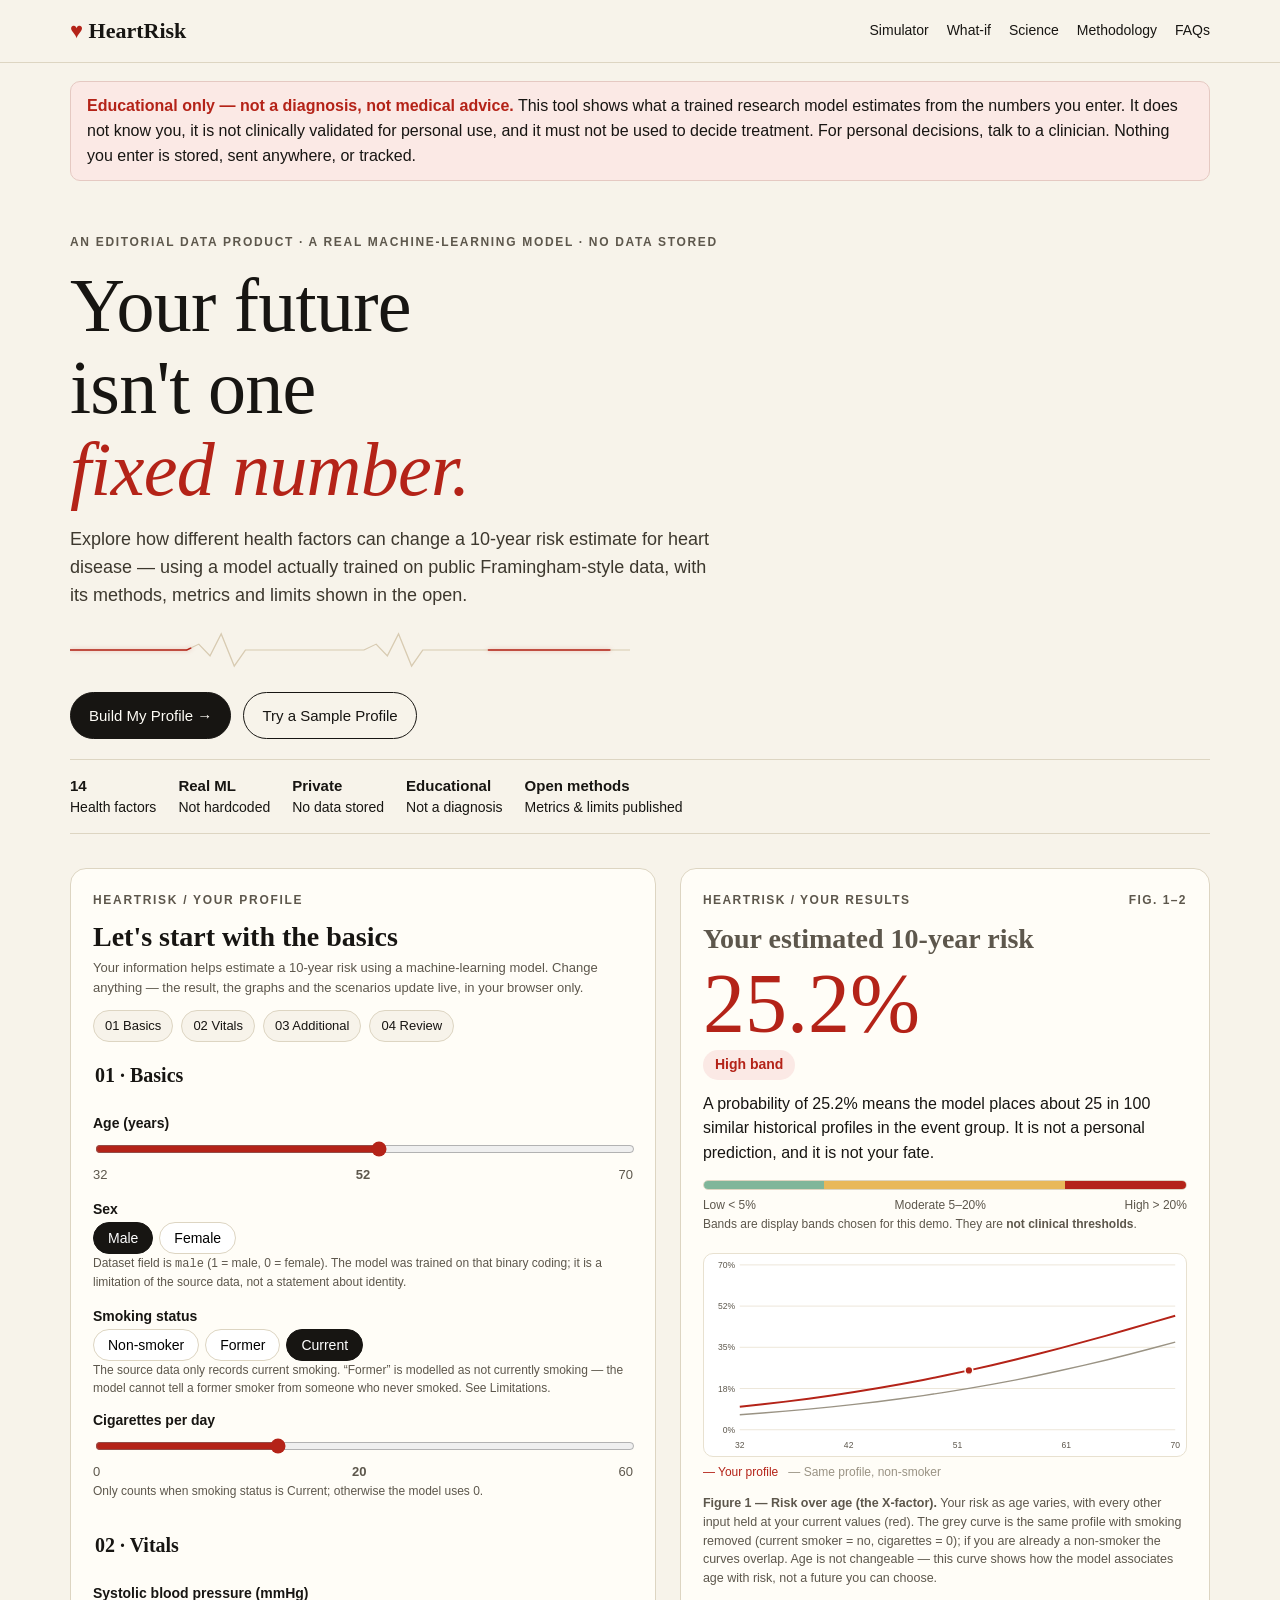
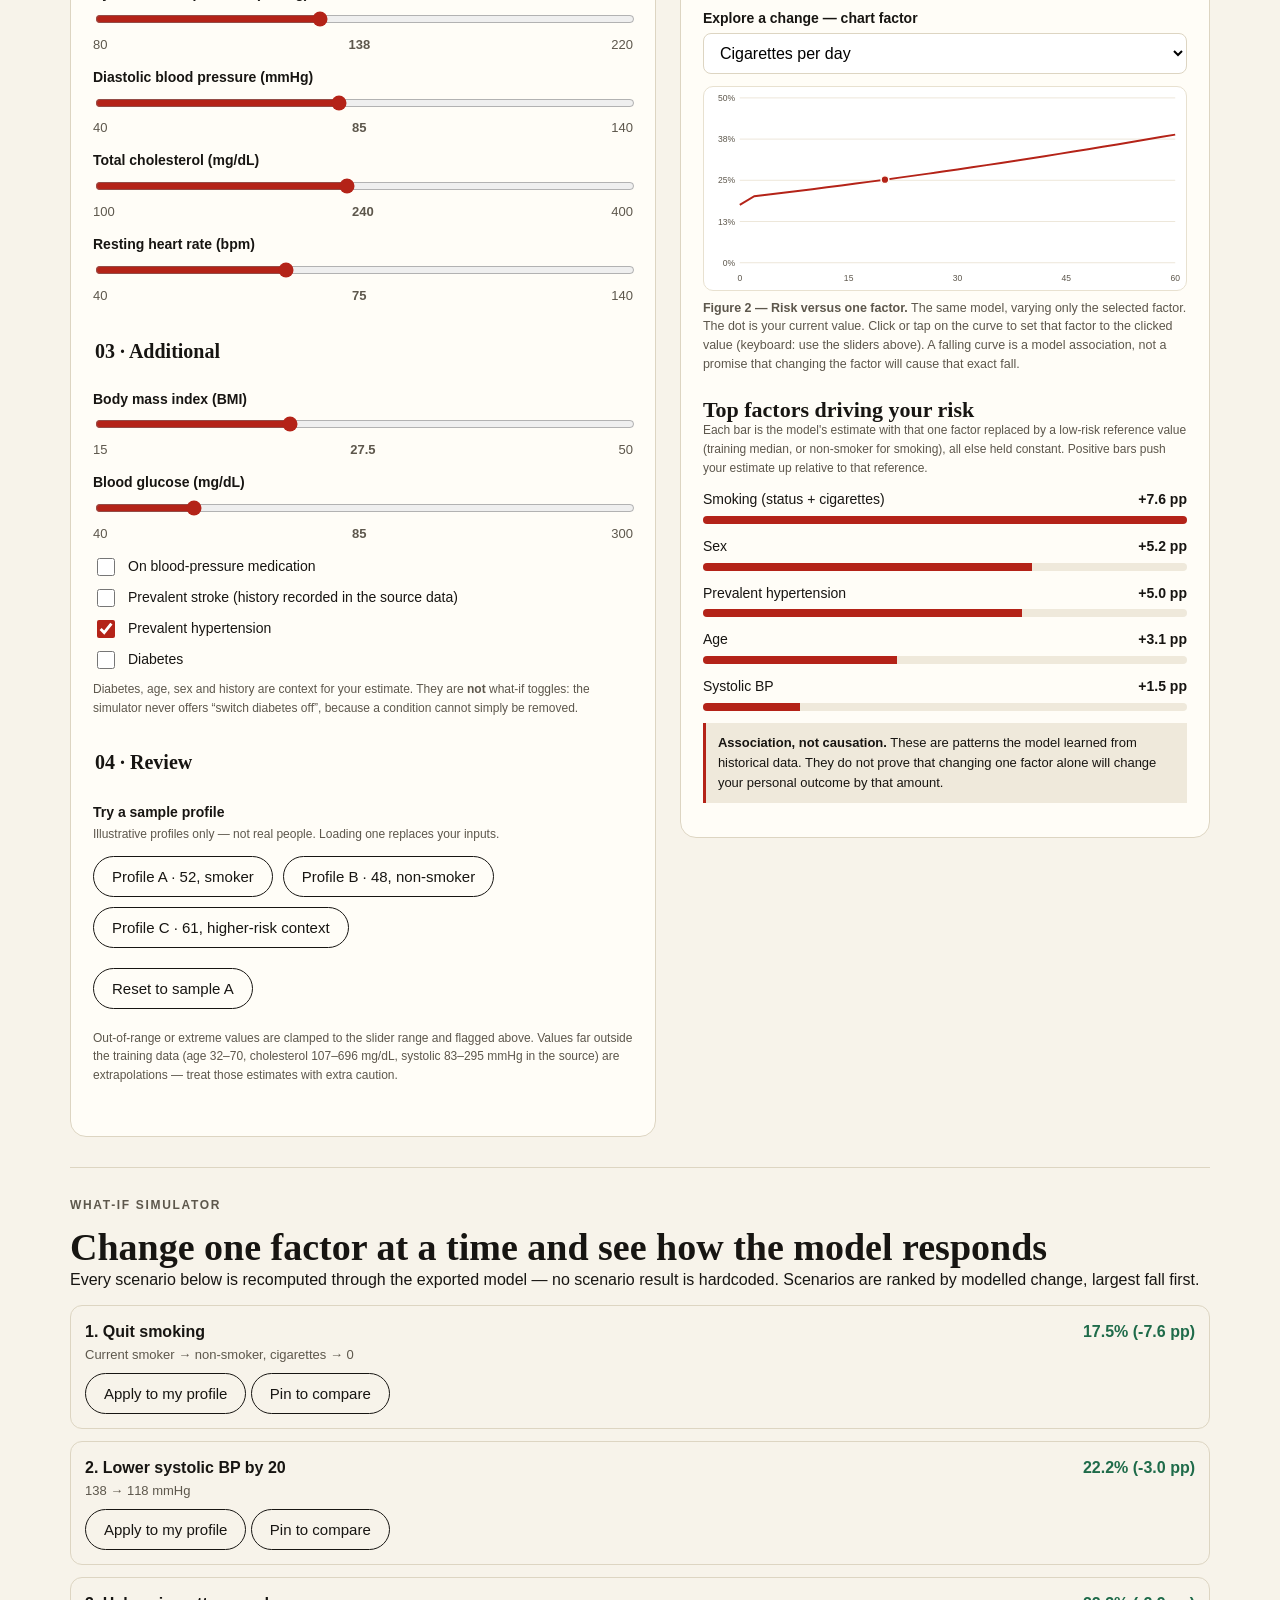
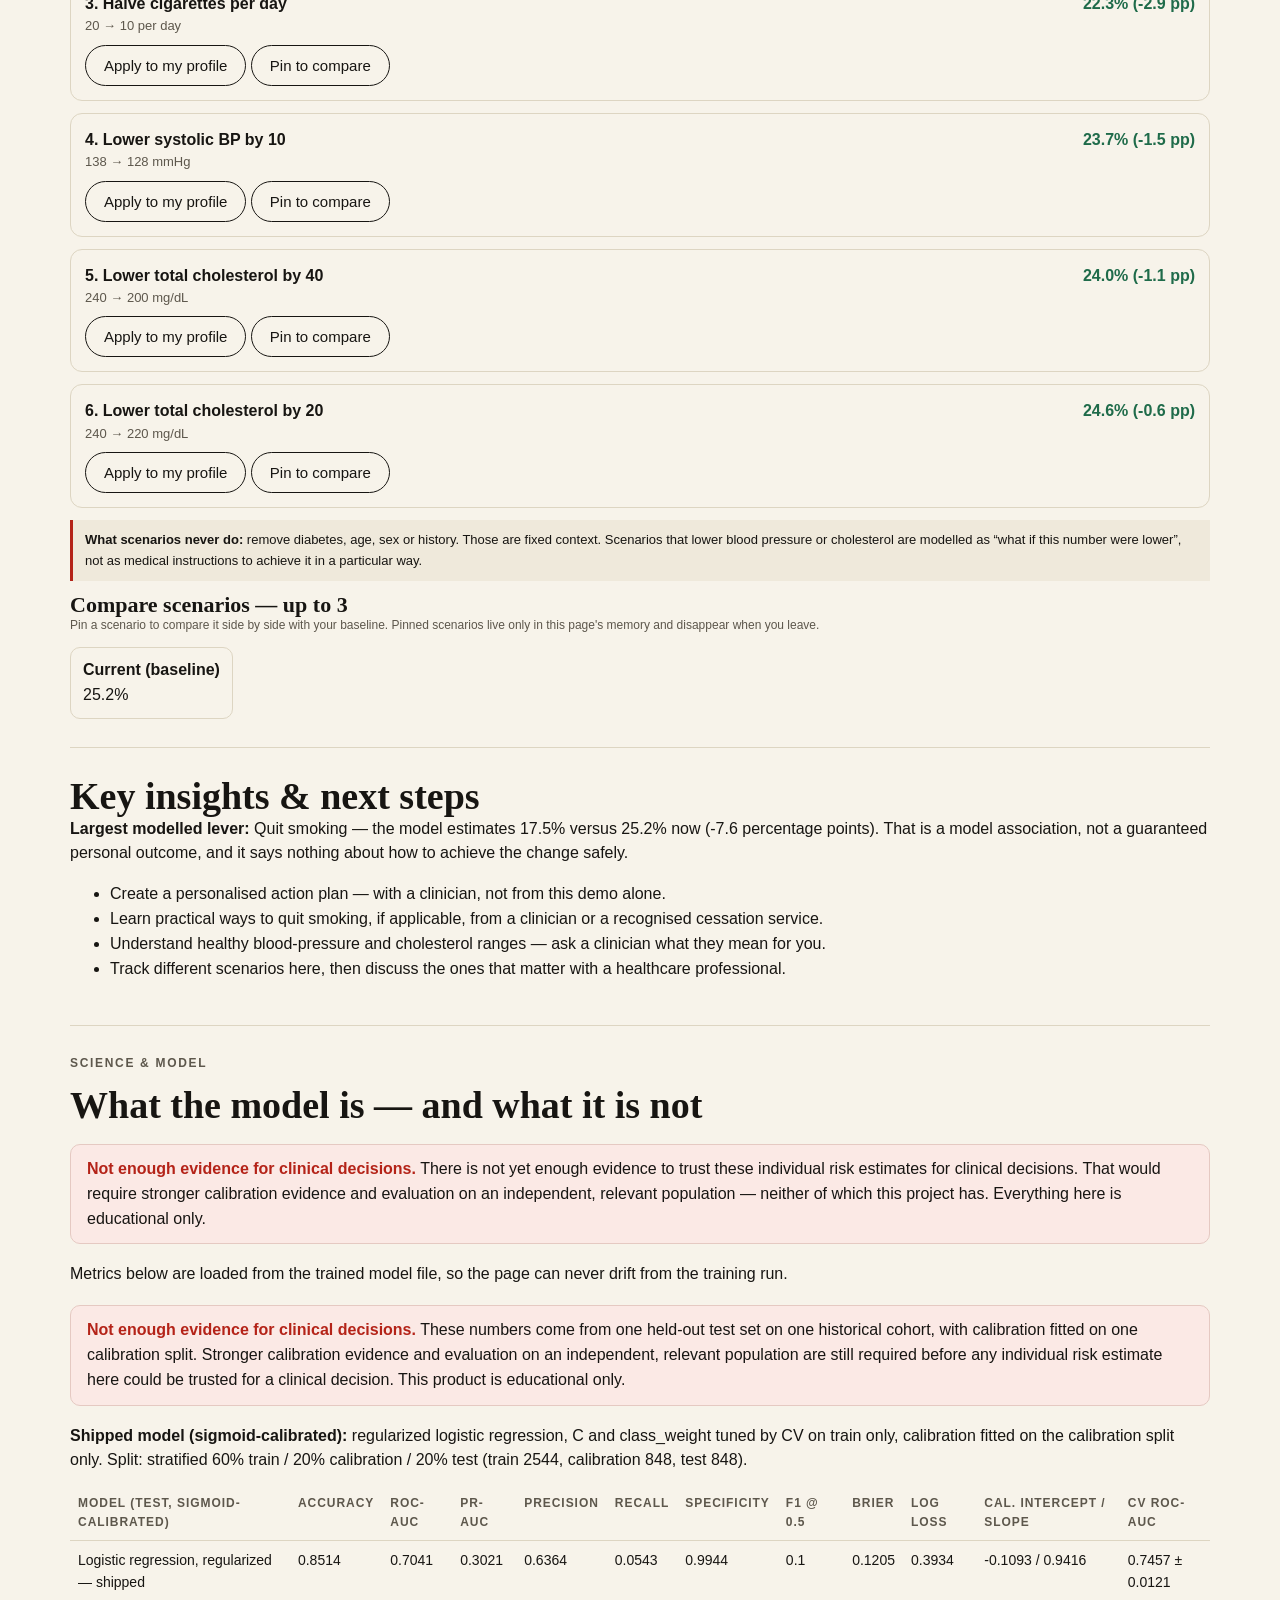
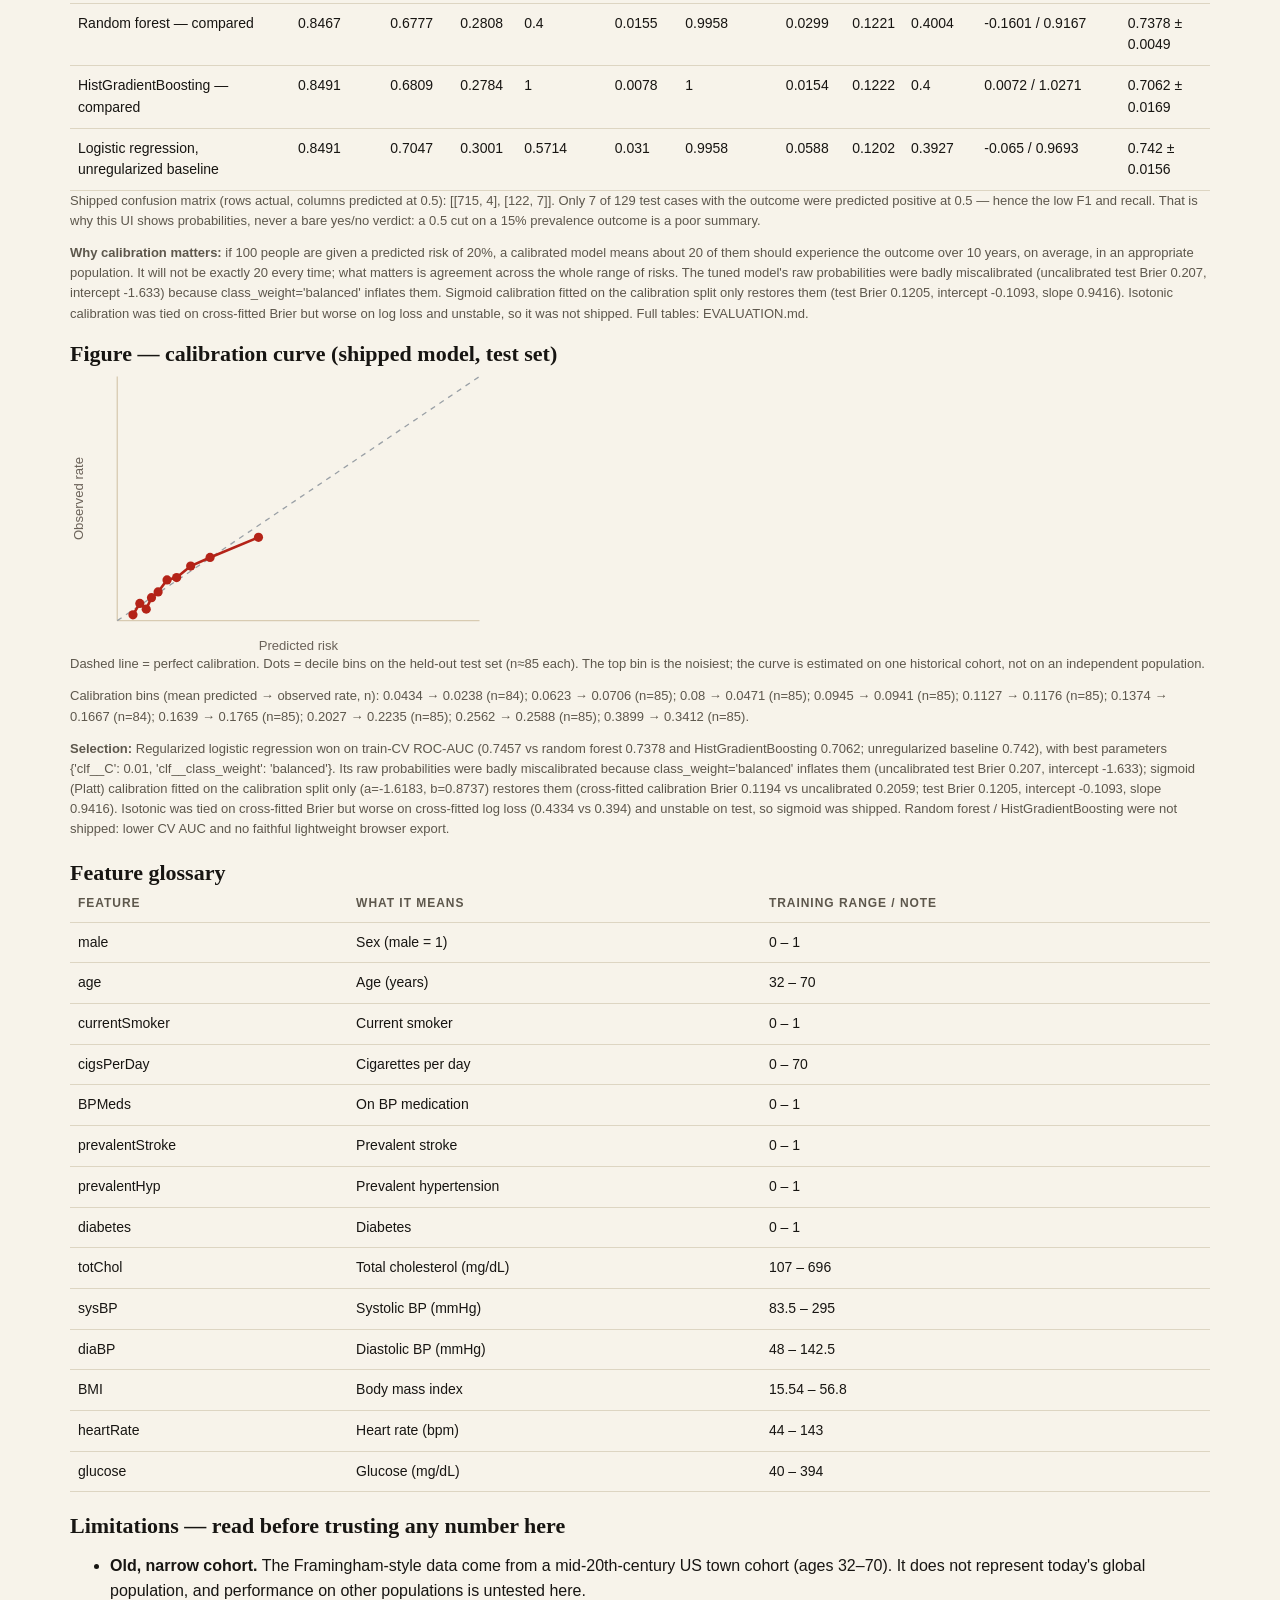
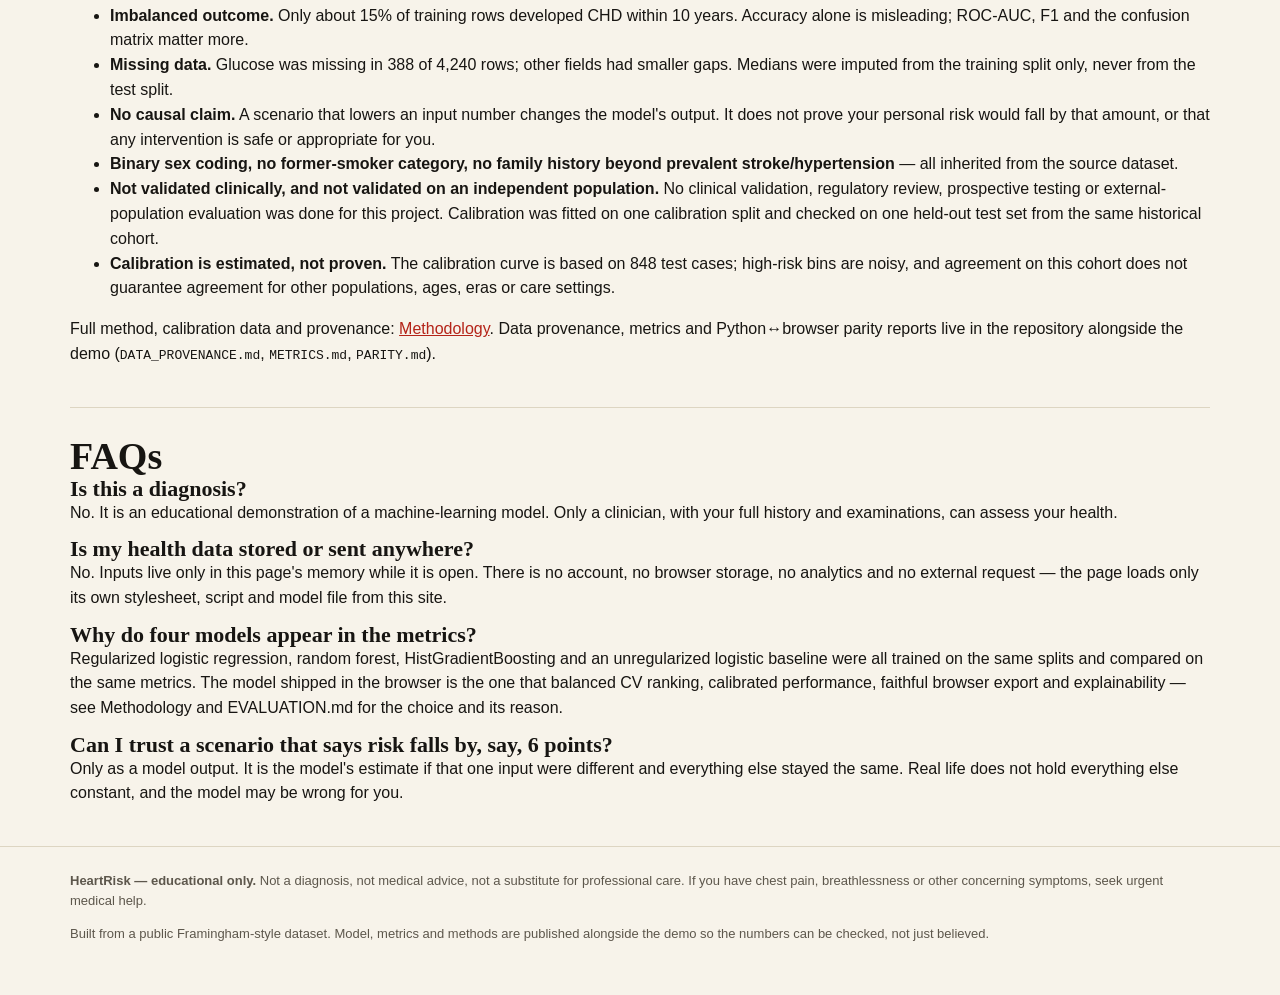
<file: docs/index.html>
<!DOCTYPE html>
<html lang="en">
<head>
<meta charset="utf-8">
<meta name="viewport" content="width=device-width, initial-scale=1">
<title>HeartRisk — Your future isn't one fixed number</title>
<meta name="description" content="An educational, privacy-first 10-year heart-disease risk what-if simulator built on a real, trained machine-learning model. Not a diagnosis.">
<link rel="stylesheet" href="style.css">
</head>
<body>
<a class="skip" href="#simulator">Skip to simulator</a>
<header class="site"><div class="wrap">
<a class="brand" href="index.html"><i>♥</i> HeartRisk</a>
<nav class="main" aria-label="Main">
<a href="#simulator">Simulator</a><a href="#whatif">What-if</a><a href="#science">Science</a><a href="methodology.html">Methodology</a><a href="#faqs">FAQs</a>
</nav></div></header>
<main class="wrap">
<div class="disclaimer" role="note"><strong>Educational only — not a diagnosis, not medical advice.</strong>
This tool shows what a trained research model estimates from the numbers you enter. It does not know you, it is not clinically validated for personal use, and it must not be used to decide treatment. For personal decisions, talk to a clinician. Nothing you enter is stored, sent anywhere, or tracked.</div>

<section class="hero" aria-labelledby="hero-h">
<p class="kicker">An editorial data product · A real machine-learning model · No data stored</p>
<h1 id="hero-h">Your future<br>isn't one<br><em>fixed number.</em></h1>
<p class="lede">Explore how different health factors can change a 10-year risk estimate for heart disease — using a model actually trained on public Framingham-style data, with its methods, metrics and limits shown in the open.</p>
<div class="heartbeat" aria-hidden="true"><svg viewBox="0 0 600 60" preserveAspectRatio="none" role="presentation">
<path class="ecg-base" d="M0 30 H110 L125 30 L138 22 L150 38 L162 8 L176 52 L188 30 H300 L315 30 L328 22 L340 38 L352 8 L366 52 L378 30 H600"/>
<path class="ecg-anim" d="M0 30 H110 L125 30 L138 22 L150 38 L162 8 L176 52 L188 30 H300 L315 30 L328 22 L340 38 L352 8 L366 52 L378 30 H600"/>
</svg></div>
<div class="btnrow">
<a class="btn" href="#simulator" style="text-decoration:none;display:inline-block">Build My Profile →</a>
<button class="btn ghost" id="heroSample" type="button">Try a Sample Profile</button>
</div>
<div class="trust" aria-label="At a glance">
<div><b>14</b>Health factors</div><div><b>Real ML</b>Not hardcoded</div>
<div><b>Private</b>No data stored</div><div><b>Educational</b>Not a diagnosis</div>
<div><b>Open methods</b>Metrics &amp; limits published</div>
</div>
</section>

<div class="grid" id="simulator">
<!-- INPUTS : stepped form from the mockup -->
<section class="card" aria-labelledby="inputs-h">
<p class="kicker">HeartRisk / Your profile</p>
<h2 id="inputs-h">Let's start with the basics</h2>
<p class="small">Your information helps estimate a 10-year risk using a machine-learning model. Change anything — the result, the graphs and the scenarios update live, in your browser only.</p>
<nav class="steps" aria-label="Form steps">
<a href="#step-basics">01 Basics</a><a href="#step-vitals">02 Vitals</a><a href="#step-additional">03 Additional</a><a href="#step-review">04 Review</a>
</nav>

<fieldset id="step-basics"><legend>01 · Basics</legend>
<div class="field"><label id="age-l" for="age">Age (years)</label>
<input type="range" id="age" min="32" max="70" value="52" aria-labelledby="age-l"><div class="row"><span>32</span><strong id="age-v">52</strong><span>70</span></div></div>
<div class="field"><span class="field" style="font-weight:600;font-size:14px">Sex</span>
<div class="seg" role="group" aria-label="Sex">
<button type="button" data-field="male" data-value="1" aria-pressed="true">Male</button>
<button type="button" data-field="male" data-value="0" aria-pressed="false">Female</button></div>
<p class="tiny">Dataset field is <code>male</code> (1 = male, 0 = female). The model was trained on that binary coding; it is a limitation of the source data, not a statement about identity.</p></div>
<div class="field"><span style="font-weight:600;font-size:14px">Smoking status</span>
<div class="seg" role="group" aria-label="Smoking status">
<button type="button" data-field="smoking" data-value="never" aria-pressed="false">Non-smoker</button>
<button type="button" data-field="smoking" data-value="former" aria-pressed="false">Former</button>
<button type="button" data-field="smoking" data-value="current" aria-pressed="true">Current</button></div>
<p class="tiny">The source data only records current smoking. “Former” is modelled as not currently smoking — the model cannot tell a former smoker from someone who never smoked. See Limitations.</p></div>
<div class="field"><label id="cigs-l" for="cigs">Cigarettes per day</label>
<input type="range" id="cigs" min="0" max="60" value="20" aria-labelledby="cigs-l"><div class="row"><span>0</span><strong id="cigs-v">20</strong><span>60</span></div>
<p class="tiny" id="cigs-note">Only counts when smoking status is Current; otherwise the model uses 0.</p></div>
</fieldset>

<fieldset id="step-vitals"><legend>02 · Vitals</legend>
<div class="field"><label id="sys-l" for="sys">Systolic blood pressure (mmHg)</label>
<input type="range" id="sys" min="80" max="220" value="138" aria-labelledby="sys-l"><div class="row"><span>80</span><strong id="sys-v">138</strong><span>220</span></div></div>
<div class="field"><label id="dia-l" for="dia">Diastolic blood pressure (mmHg)</label>
<input type="range" id="dia" min="40" max="140" value="85" aria-labelledby="dia-l"><div class="row"><span>40</span><strong id="dia-v">85</strong><span>140</span></div></div>
<div class="field"><label id="chol-l" for="chol">Total cholesterol (mg/dL)</label>
<input type="range" id="chol" min="100" max="400" value="240" aria-labelledby="chol-l"><div class="row"><span>100</span><strong id="chol-v">240</strong><span>400</span></div></div>
<div class="field"><label id="hr-l" for="hr">Resting heart rate (bpm)</label>
<input type="range" id="hr" min="40" max="140" value="75" aria-labelledby="hr-l"><div class="row"><span>40</span><strong id="hr-v">75</strong><span>140</span></div></div>
</fieldset>

<fieldset id="step-additional"><legend>03 · Additional</legend>
<div class="field"><label id="bmi-l" for="bmi">Body mass index (BMI)</label>
<input type="range" id="bmi" min="15" max="50" step="0.1" value="27.5" aria-labelledby="bmi-l"><div class="row"><span>15</span><strong id="bmi-v">27.5</strong><span>50</span></div></div>
<div class="field"><label id="glu-l" for="glu">Blood glucose (mg/dL)</label>
<input type="range" id="glu" min="40" max="300" value="85" aria-labelledby="glu-l"><div class="row"><span>40</span><strong id="glu-v">85</strong><span>300</span></div></div>
<div class="check"><input type="checkbox" id="bpmeds"><label for="bpmeds">On blood-pressure medication</label></div>
<div class="check"><input type="checkbox" id="stroke"><label for="stroke">Prevalent stroke (history recorded in the source data)</label></div>
<div class="check"><input type="checkbox" id="hyp"><label for="hyp">Prevalent hypertension</label></div>
<div class="check"><input type="checkbox" id="diabetes"><label for="diabetes">Diabetes</label></div>
<p class="tiny">Diabetes, age, sex and history are context for your estimate. They are <strong>not</strong> what-if toggles: the simulator never offers “switch diabetes off”, because a condition cannot simply be removed.</p>
</fieldset>

<fieldset id="step-review"><legend>04 · Review</legend>
<div class="field"><span style="font-weight:600;font-size:14px">Try a sample profile</span>
<p class="tiny">Illustrative profiles only — not real people. Loading one replaces your inputs.</p>
<div class="profiles">
<button class="btn ghost" type="button" data-profile="a">Profile A · 52, smoker</button>
<button class="btn ghost" type="button" data-profile="b">Profile B · 48, non-smoker</button>
<button class="btn ghost" type="button" data-profile="c">Profile C · 61, higher-risk context</button>
</div></div>
<p id="warnings" class="warn" aria-live="polite"></p>
<div class="btnrow"><button class="btn ghost" id="resetBtn" type="button">Reset to sample A</button></div>
<p class="tiny">Out-of-range or extreme values are clamped to the slider range and flagged above. Values far outside the training data (age 32–70, cholesterol 107–696 mg/dL, systolic 83–295 mmHg in the source) are extrapolations — treat those estimates with extra caution.</p>
</fieldset>
</section>

<!-- RESULTS : dark-card structure, in light editorial palette -->
<section class="card results" aria-labelledby="results-h">
<div class="eyebrow"><span>HeartRisk / Your results</span><span>Fig. 1–2</span></div>
<h2 id="results-h" class="tiny" style="margin-top:14px">Your estimated 10-year risk</h2>
<div aria-live="polite">
<div class="risk-big" id="riskBig">—</div>
<p><span class="band mod" id="riskBand">—</span></p>
<p id="riskPlain">—</p>
</div>
<div class="bandbar" aria-hidden="true"><span></span><span></span><span></span></div>
<div class="bandlabels"><span>Low &lt; 5%</span><span>Moderate 5–20%</span><span>High &gt; 20%</span></div>
<p class="tiny">Bands are display bands chosen for this demo. They are <strong>not clinical thresholds</strong>.</p>

<figure>
<div id="ageChart" role="img" aria-label="Risk over age chart"></div>
<figcaption><strong>Figure 1 — Risk over age (the X-factor).</strong> Your risk as age varies, with every other input held at your current values (red). The grey curve is the same profile with smoking removed (current smoker = no, cigarettes = 0); if you are already a non-smoker the curves overlap. Age is not changeable — this curve shows how the model associates age with risk, not a future you can choose.</figcaption>
</figure>

<figure>
<div class="field"><label for="factorSelect">Explore a change — chart factor</label>
<select id="factorSelect">
<option value="cigs">Cigarettes per day</option><option value="sys">Systolic BP</option>
<option value="chol">Total cholesterol</option><option value="bmi">BMI</option>
<option value="glu">Glucose</option><option value="hr">Heart rate</option>
</select></div>
<div id="factorChart" role="img" aria-label="Risk versus selected factor chart"></div>
<figcaption><strong>Figure 2 — Risk versus one factor.</strong> The same model, varying only the selected factor. The dot is your current value. Click or tap on the curve to set that factor to the clicked value (keyboard: use the sliders above). A falling curve is a model association, not a promise that changing the factor will cause that exact fall.</figcaption>
</figure>

<h3 style="margin-top:24px">Top factors driving your risk</h3>
<p class="tiny">Each bar is the model's estimate with that one factor replaced by a low-risk reference value (training median, or non-smoker for smoking), all else held constant. Positive bars push your estimate up relative to that reference.</p>
<div id="factors"></div>
<div class="note"><strong>Association, not causation.</strong> These are patterns the model learned from historical data. They do not prove that changing one factor alone will change your personal outcome by that amount.</div>
</section>
</div><!-- /grid -->

<section class="section" id="whatif" aria-labelledby="whatif-h">
<p class="kicker">What-if simulator</p>
<h2 id="whatif-h">Change one factor at a time and see how the model responds</h2>
<p>Every scenario below is recomputed through the exported model — no scenario result is hardcoded. Scenarios are ranked by modelled change, largest fall first.</p>
<div id="scenarios"></div>
<div class="note"><strong>What scenarios never do:</strong> remove diabetes, age, sex or history. Those are fixed context. Scenarios that lower blood pressure or cholesterol are modelled as “what if this number were lower”, not as medical instructions to achieve it in a particular way.</div>
<h3>Compare scenarios — up to 3</h3>
<p class="tiny">Pin a scenario to compare it side by side with your baseline. Pinned scenarios live only in this page's memory and disappear when you leave.</p>
<div class="pins" id="pins"></div>
</section>

<section class="section" aria-labelledby="insights-h">
<h2 id="insights-h">Key insights &amp; next steps</h2>
<div id="insights"></div>
<ul>
<li>Create a personalised action plan — with a clinician, not from this demo alone.</li>
<li>Learn practical ways to quit smoking, if applicable, from a clinician or a recognised cessation service.</li>
<li>Understand healthy blood-pressure and cholesterol ranges — ask a clinician what they mean for you.</li>
<li>Track different scenarios here, then discuss the ones that matter with a healthcare professional.</li>
</ul>
</section>

<section class="section" id="science" aria-labelledby="science-h">
<p class="kicker">Science &amp; model</p>
<h2 id="science-h">What the model is — and what it is not</h2>
<div class="disclaimer" role="note"><strong>Not enough evidence for clinical decisions.</strong> There is not yet enough evidence to trust these individual risk estimates for clinical decisions. That would require stronger calibration evidence and evaluation on an independent, relevant population — neither of which this project has. Everything here is educational only.</div>
<p id="metricsIntro">Metrics below are loaded from the trained model file, so the page can never drift from the training run.</p>
<div id="metrics"></div>
<h3 style="margin-top:22px">Feature glossary</h3>
<table><thead><tr><th>Feature</th><th>What it means</th><th>Training range / note</th></tr></thead><tbody id="glossary"></tbody></table>
<h3 style="margin-top:22px">Limitations — read before trusting any number here</h3>
<ul>
<li><strong>Old, narrow cohort.</strong> The Framingham-style data come from a mid-20th-century US town cohort (ages 32–70). It does not represent today's global population, and performance on other populations is untested here.</li>
<li><strong>Imbalanced outcome.</strong> Only about 15% of training rows developed CHD within 10 years. Accuracy alone is misleading; ROC-AUC, F1 and the confusion matrix matter more.</li>
<li><strong>Missing data.</strong> Glucose was missing in 388 of 4,240 rows; other fields had smaller gaps. Medians were imputed from the training split only, never from the test split.</li>
<li><strong>No causal claim.</strong> A scenario that lowers an input number changes the model's output. It does not prove your personal risk would fall by that amount, or that any intervention is safe or appropriate for you.</li>
<li><strong>Binary sex coding, no former-smoker category, no family history beyond prevalent stroke/hypertension</strong> — all inherited from the source dataset.</li>
<li><strong>Not validated clinically, and not validated on an independent population.</strong> No clinical validation, regulatory review, prospective testing or external-population evaluation was done for this project. Calibration was fitted on one calibration split and checked on one held-out test set from the same historical cohort.</li>
<li><strong>Calibration is estimated, not proven.</strong> The calibration curve is based on 848 test cases; high-risk bins are noisy, and agreement on this cohort does not guarantee agreement for other populations, ages, eras or care settings.</li>
</ul>
<p>Full method, calibration data and provenance: <a href="methodology.html">Methodology</a>. Data provenance, metrics and Python↔browser parity reports live in the repository alongside the demo (<code>DATA_PROVENANCE.md</code>, <code>METRICS.md</code>, <code>PARITY.md</code>).</p>
</section>

<section class="section" id="faqs" aria-labelledby="faqs-h">
<h2 id="faqs-h">FAQs</h2>
<h3>Is this a diagnosis?</h3><p>No. It is an educational demonstration of a machine-learning model. Only a clinician, with your full history and examinations, can assess your health.</p>
<h3>Is my health data stored or sent anywhere?</h3><p>No. Inputs live only in this page's memory while it is open. There is no account, no browser storage, no analytics and no external request — the page loads only its own stylesheet, script and model file from this site.</p>
<h3>Why do four models appear in the metrics?</h3><p>Regularized logistic regression, random forest, HistGradientBoosting and an unregularized logistic baseline were all trained on the same splits and compared on the same metrics. The model shipped in the browser is the one that balanced CV ranking, calibrated performance, faithful browser export and explainability — see Methodology and EVALUATION.md for the choice and its reason.</p>
<h3>Can I trust a scenario that says risk falls by, say, 6 points?</h3><p>Only as a model output. It is the model's estimate if that one input were different and everything else stayed the same. Real life does not hold everything else constant, and the model may be wrong for you.</p>
</section>
</main>
<footer><div class="wrap">
<p><strong>HeartRisk — educational only.</strong> Not a diagnosis, not medical advice, not a substitute for professional care. If you have chest pain, breathlessness or other concerning symptoms, seek urgent medical help.</p>
<p>Built from a public Framingham-style dataset. Model, metrics and methods are published alongside the demo so the numbers can be checked, not just believed.</p>
</div></footer>
<script src="model-core.js"></script>
<script src="app.js"></script>
</body>
</html>
</file>
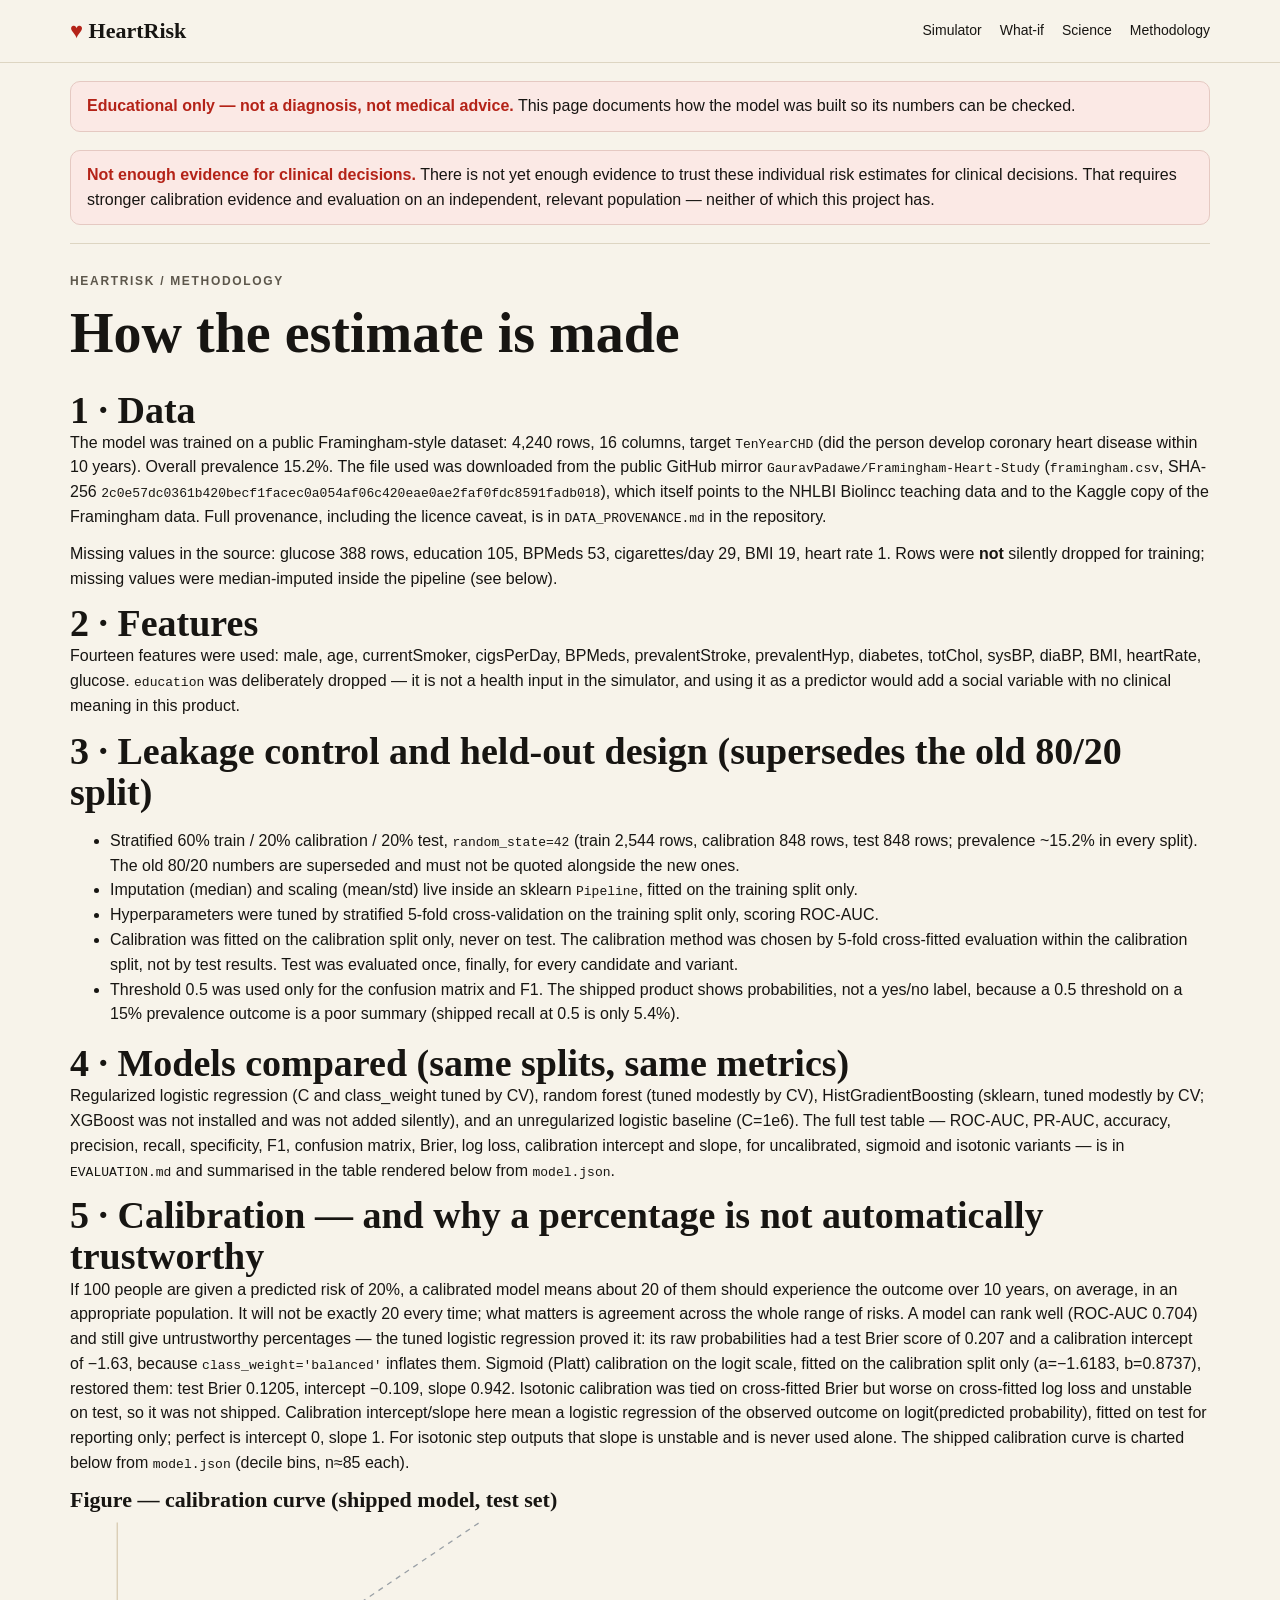
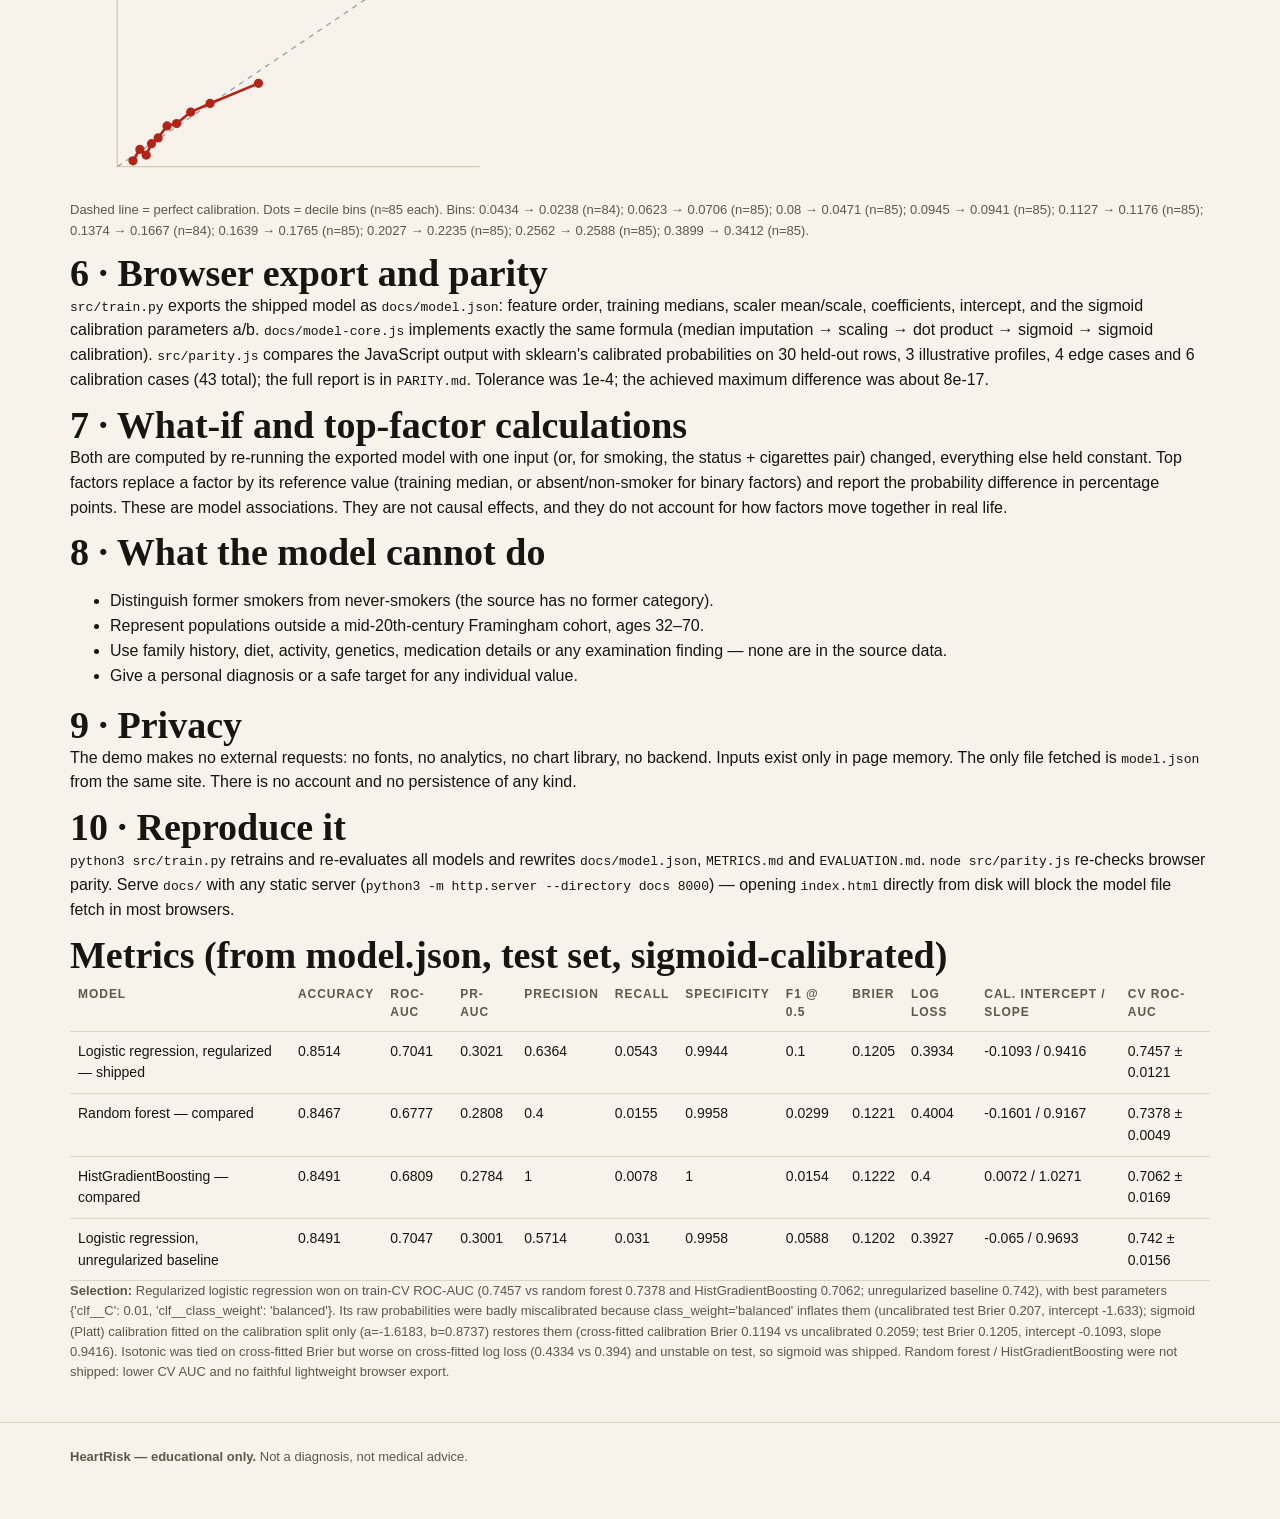
<file: docs/methodology.html>
<!DOCTYPE html>
<html lang="en">
<head>
<meta charset="utf-8">
<meta name="viewport" content="width=device-width, initial-scale=1">
<title>HeartRisk — Methodology</title>
<link rel="stylesheet" href="style.css">
</head>
<body>
<header class="site"><div class="wrap">
<a class="brand" href="index.html"><i>♥</i> HeartRisk</a>
<nav class="main" aria-label="Main"><a href="index.html#simulator">Simulator</a><a href="index.html#whatif">What-if</a><a href="index.html#science">Science</a><a href="methodology.html">Methodology</a></nav>
</div></header>
<main class="wrap">
<div class="disclaimer" role="note"><strong>Educational only — not a diagnosis, not medical advice.</strong> This page documents how the model was built so its numbers can be checked.</div>
<div class="disclaimer" role="note"><strong>Not enough evidence for clinical decisions.</strong> There is not yet enough evidence to trust these individual risk estimates for clinical decisions. That requires stronger calibration evidence and evaluation on an independent, relevant population — neither of which this project has.</div>
<section class="section">
<p class="kicker">HeartRisk / Methodology</p>
<h1 style="font-size:clamp(34px,5vw,56px)">How the estimate is made</h1>
<h2 style="margin-top:26px">1 · Data</h2>
<p>The model was trained on a public Framingham-style dataset: 4,240 rows, 16 columns, target <code>TenYearCHD</code> (did the person develop coronary heart disease within 10 years). Overall prevalence 15.2%. The file used was downloaded from the public GitHub mirror <code>GauravPadawe/Framingham-Heart-Study</code> (<code>framingham.csv</code>, SHA-256 <code>2c0e57dc0361b420becf1facec0a054af06c420eae0ae2faf0fdc8591fadb018</code>), which itself points to the NHLBI Biolincc teaching data and to the Kaggle copy of the Framingham data. Full provenance, including the licence caveat, is in <code>DATA_PROVENANCE.md</code> in the repository.</p>
<p>Missing values in the source: glucose 388 rows, education 105, BPMeds 53, cigarettes/day 29, BMI 19, heart rate 1. Rows were <strong>not</strong> silently dropped for training; missing values were median-imputed inside the pipeline (see below).</p>
<h2>2 · Features</h2>
<p>Fourteen features were used: male, age, currentSmoker, cigsPerDay, BPMeds, prevalentStroke, prevalentHyp, diabetes, totChol, sysBP, diaBP, BMI, heartRate, glucose. <code>education</code> was deliberately dropped — it is not a health input in the simulator, and using it as a predictor would add a social variable with no clinical meaning in this product.</p>
<h2>3 · Leakage control and held-out design (supersedes the old 80/20 split)</h2>
<ul>
<li>Stratified 60% train / 20% calibration / 20% test, <code>random_state=42</code> (train 2,544 rows, calibration 848 rows, test 848 rows; prevalence ~15.2% in every split). The old 80/20 numbers are superseded and must not be quoted alongside the new ones.</li>
<li>Imputation (median) and scaling (mean/std) live inside an sklearn <code>Pipeline</code>, fitted on the training split only.</li>
<li>Hyperparameters were tuned by stratified 5-fold cross-validation on the training split only, scoring ROC-AUC.</li>
<li>Calibration was fitted on the calibration split only, never on test. The calibration method was chosen by 5-fold cross-fitted evaluation within the calibration split, not by test results. Test was evaluated once, finally, for every candidate and variant.</li>
<li>Threshold 0.5 was used only for the confusion matrix and F1. The shipped product shows probabilities, not a yes/no label, because a 0.5 threshold on a 15% prevalence outcome is a poor summary (shipped recall at 0.5 is only 5.4%).</li>
</ul>
<h2>4 · Models compared (same splits, same metrics)</h2>
<p>Regularized logistic regression (C and class_weight tuned by CV), random forest (tuned modestly by CV), HistGradientBoosting (sklearn, tuned modestly by CV; XGBoost was not installed and was not added silently), and an unregularized logistic baseline (C=1e6). The full test table — ROC-AUC, PR-AUC, accuracy, precision, recall, specificity, F1, confusion matrix, Brier, log loss, calibration intercept and slope, for uncalibrated, sigmoid and isotonic variants — is in <code>EVALUATION.md</code> and summarised in the table rendered below from <code>model.json</code>.</p>
<h2>5 · Calibration — and why a percentage is not automatically trustworthy</h2>
<p>If 100 people are given a predicted risk of 20%, a calibrated model means about 20 of them should experience the outcome over 10 years, on average, in an appropriate population. It will not be exactly 20 every time; what matters is agreement across the whole range of risks. A model can rank well (ROC-AUC 0.704) and still give untrustworthy percentages — the tuned logistic regression proved it: its raw probabilities had a test Brier score of 0.207 and a calibration intercept of −1.63, because <code>class_weight='balanced'</code> inflates them. Sigmoid (Platt) calibration on the logit scale, fitted on the calibration split only (a=−1.6183, b=0.8737), restored them: test Brier 0.1205, intercept −0.109, slope 0.942. Isotonic calibration was tied on cross-fitted Brier but worse on cross-fitted log loss and unstable on test, so it was not shipped. Calibration intercept/slope here mean a logistic regression of the observed outcome on logit(predicted probability), fitted on test for reporting only; perfect is intercept 0, slope 1. For isotonic step outputs that slope is unstable and is never used alone. The shipped calibration curve is charted below from <code>model.json</code> (decile bins, n≈85 each).</p>
<div id="calibrationChart"></div>
<h2>6 · Browser export and parity</h2>
<p><code>src/train.py</code> exports the shipped model as <code>docs/model.json</code>: feature order, training medians, scaler mean/scale, coefficients, intercept, and the sigmoid calibration parameters a/b. <code>docs/model-core.js</code> implements exactly the same formula (median imputation → scaling → dot product → sigmoid → sigmoid calibration). <code>src/parity.js</code> compares the JavaScript output with sklearn's calibrated probabilities on 30 held-out rows, 3 illustrative profiles, 4 edge cases and 6 calibration cases (43 total); the full report is in <code>PARITY.md</code>. Tolerance was 1e-4; the achieved maximum difference was about 8e-17.</p>
<h2>7 · What-if and top-factor calculations</h2>
<p>Both are computed by re-running the exported model with one input (or, for smoking, the status + cigarettes pair) changed, everything else held constant. Top factors replace a factor by its reference value (training median, or absent/non-smoker for binary factors) and report the probability difference in percentage points. These are model associations. They are not causal effects, and they do not account for how factors move together in real life.</p>
<h2>8 · What the model cannot do</h2>
<ul>
<li>Distinguish former smokers from never-smokers (the source has no former category).</li>
<li>Represent populations outside a mid-20th-century Framingham cohort, ages 32–70.</li>
<li>Use family history, diet, activity, genetics, medication details or any examination finding — none are in the source data.</li>
<li>Give a personal diagnosis or a safe target for any individual value.</li>
</ul>
<h2>9 · Privacy</h2>
<p>The demo makes no external requests: no fonts, no analytics, no chart library, no backend. Inputs exist only in page memory. The only file fetched is <code>model.json</code> from the same site. There is no account and no persistence of any kind.</p>
<h2>10 · Reproduce it</h2>
<p><code>python3 src/train.py</code> retrains and re-evaluates all models and rewrites <code>docs/model.json</code>, <code>METRICS.md</code> and <code>EVALUATION.md</code>. <code>node src/parity.js</code> re-checks browser parity. Serve <code>docs/</code> with any static server (<code>python3 -m http.server --directory docs 8000</code>) — opening <code>index.html</code> directly from disk will block the model file fetch in most browsers.</p>
<div id="metrics"></div>
</section>
</main>
<footer><div class="wrap"><p><strong>HeartRisk — educational only.</strong> Not a diagnosis, not medical advice.</p></div></footer>
<script src="model-core.js"></script>
<script>
fetch("model.json").then(function (r) { return r.json(); }).then(function (m) {
  function row(name, key) {
    var x = m.metrics[key].test.sigmoid, c = m.metrics[key];
    return "<tr><td>" + name + "</td><td>" + x.accuracy + "</td><td>" + x.roc_auc + "</td><td>" + x.pr_auc_average_precision + "</td><td>" + x.precision + "</td><td>" + x.recall_sensitivity + "</td><td>" + x.specificity + "</td><td>" + x["f1_at_0.5"] + "</td><td>" + x.brier_score + "</td><td>" + x.log_loss + "</td><td>" + x.calibration_intercept + " / " + x.calibration_slope + "</td><td>" + c.cv_roc_auc_mean + " ± " + c.cv_roc_auc_std + "</td></tr>";
  }
  document.getElementById("metrics").innerHTML =
    "<h2>Metrics (from model.json, test set, sigmoid-calibrated)</h2><table><thead><tr><th>Model</th><th>Accuracy</th><th>ROC-AUC</th><th>PR-AUC</th><th>Precision</th><th>Recall</th><th>Specificity</th><th>F1 @ 0.5</th><th>Brier</th><th>Log loss</th><th>Cal. intercept / slope</th><th>CV ROC-AUC</th></tr></thead><tbody>" +
    row("Logistic regression, regularized — shipped", "lr_regularized") +
    row("Random forest — compared", "random_forest") +
    row("HistGradientBoosting — compared", "hist_gb") +
    row("Logistic regression, unregularized baseline", "lr_unregularized_baseline") + "</tbody></table>" +
    "<p class='small'><strong>Selection:</strong> " + m.selection_reason + "</p>";
  var bins = m.calibration_bins, W = 320, H = 220, L = 36, B = 26, T = 8, R = 8, iw = W - L - R, ih = H - T - B;
  function X(v) { return L + v * iw; }
  function Y(v) { return T + ih - v * ih; }
  var pts = bins.map(function (b) { return X(b.mean_predicted) + "," + Y(b.observed_rate); }).join(" ");
  document.getElementById("calibrationChart").innerHTML =
    "<h3>Figure — calibration curve (shipped model, test set)</h3>" +
    "<svg viewBox='0 0 " + W + " " + H + "' role='img' aria-label='Calibration curve' style='width:100%;max-width:420px;height:auto;display:block'>" +
    "<line x1='" + L + "' y1='" + Y(0) + "' x2='" + (W - R) + "' y2='" + Y(0) + "' stroke='#d8cbb2'/>" +
    "<line x1='" + L + "' y1='" + T + "' x2='" + L + "' y2='" + Y(0) + "' stroke='#d8cbb2'/>" +
    "<line x1='" + L + "' y1='" + Y(0) + "' x2='" + (W - R) + "' y2='" + T + "' stroke='#9aa0a6' stroke-dasharray='4 4'/>" +
    "<polyline points='" + pts + "' fill='none' stroke='#b42318' stroke-width='2'/>" +
    bins.map(function (b) { return "<circle cx='" + X(b.mean_predicted) + "' cy='" + Y(b.observed_rate) + "' r='3.5' fill='#b42318'/>"; }).join("") +
    "</svg><p class='small'>Dashed line = perfect calibration. Dots = decile bins (n≈85 each). Bins: " +
    bins.map(function (b) { return b.mean_predicted + " → " + b.observed_rate + " (n=" + b.n + ")"; }).join("; ") + ".</p>";
});
</script>
</body>
</html>
</file>
<file: docs/style.css>
/* HeartRisk — light editorial data-product style.
   System font stacks only. No external requests, no web fonts. */
:root{
  --paper:#f7f3ea; --paper-2:#efe9db; --card:#fffdf7; --ink:#171512;
  --muted:#5d574c; --line:#ddd5c2; --line-2:#e8e1d0;
  --red:#b42318; --red-soft:#fbe9e5; --green:#1f6b4a; --amber:#8a5a00;
  --blue:#2f5d7a; --serif:Georgia,"Times New Roman",Times,serif;
  --sans:-apple-system,BlinkMacSystemFont,"Segoe UI",Roboto,Helvetica,Arial,sans-serif;
}
*{box-sizing:border-box}
html{scroll-behavior:smooth}
body{margin:0;background:var(--paper);color:var(--ink);font-family:var(--sans);line-height:1.55}
a{color:var(--red)}
:focus-visible{outline:3px solid var(--red);outline-offset:2px}
.wrap{max-width:1180px;margin:0 auto;padding:0 20px}
.kicker{font-size:12px;letter-spacing:.14em;text-transform:uppercase;color:var(--muted);font-weight:700}
h1,h2,h3{font-family:var(--serif);line-height:1.08;margin:0}
h2{font-size:clamp(26px,3.4vw,38px)} h3{font-size:22px}
p{margin:0 0 12px}
.small{font-size:13px;color:var(--muted)} .tiny{font-size:12px;color:var(--muted)}
/* header */
header.site{border-bottom:1px solid var(--line);background:var(--paper);position:sticky;top:0;z-index:20}
header.site .wrap{display:flex;align-items:center;gap:28px;padding:14px 20px;flex-wrap:wrap}
.brand{font-family:var(--serif);font-size:22px;font-weight:700;text-decoration:none;color:var(--ink)}
.brand i{color:var(--red);font-style:normal}
nav.main{display:flex;gap:18px;margin-left:auto;flex-wrap:wrap}
nav.main a{color:var(--ink);text-decoration:none;font-size:14px}
nav.main a:hover{text-decoration:underline}
/* disclaimer */
.disclaimer{border:1px solid #e5c9c2;background:var(--red-soft);padding:12px 16px;border-radius:10px;margin:18px 0}
.disclaimer strong{color:var(--red)}
/* hero — from the 5-panel mockup headline, light landing layout */
.hero{padding:34px 0 8px}
.hero h1{font-size:clamp(42px,6.5vw,76px);font-weight:400;letter-spacing:-.01em}
.hero h1 em{color:var(--red);font-style:italic}
.hero .lede{font-size:18px;max-width:640px;color:#3d382e;margin-top:16px}
.btnrow{display:flex;gap:12px;flex-wrap:wrap;margin:20px 0}
.btn{appearance:none;border:1px solid var(--ink);background:var(--ink);color:#fffdf7;padding:11px 18px;border-radius:999px;font-size:15px;cursor:pointer}
.btn.ghost{background:transparent;color:var(--ink)}
.trust{display:flex;gap:22px;flex-wrap:wrap;border-top:1px solid var(--line);border-bottom:1px solid var(--line);padding:14px 0;margin:10px 0 26px;font-size:14px}
.trust b{display:block;font-size:15px}
/* main grid */
.grid{display:grid;grid-template-columns:1.05fr .95fr;gap:24px;align-items:start;padding-bottom:30px}
@media(max-width:900px){.grid{grid-template-columns:1fr}}
.card{background:var(--card);border:1px solid var(--line);border-radius:16px;padding:22px}
.card h2{font-size:28px;margin-bottom:6px}
.rule{border:none;border-top:1px solid var(--line);margin:18px 0}
.steps{display:flex;gap:8px;flex-wrap:wrap;margin:12px 0 4px}
.steps a{font-size:13px;border:1px solid var(--line);border-radius:999px;padding:5px 11px;text-decoration:none;color:var(--ink);background:var(--paper)}
.steps a:hover{border-color:var(--red)}
fieldset{border:none;padding:0;margin:18px 0}
legend{font-family:var(--serif);font-size:20px;font-weight:700;margin-bottom:10px}
.field{margin:12px 0}
.field label{display:block;font-size:14px;font-weight:600;margin-bottom:4px}
.field input[type=number],.field select{width:100%;padding:10px 12px;border:1px solid var(--line);border-radius:8px;background:#fff;font-size:16px}
.field input[type=range]{width:100%;accent-color:var(--red)}
.field .row{display:flex;justify-content:space-between;font-size:13px;color:var(--muted)}
.seg{display:flex;gap:6px;flex-wrap:wrap}
.seg button{border:1px solid var(--line);background:#fff;border-radius:999px;padding:7px 14px;cursor:pointer;font-size:14px}
.seg button[aria-pressed=true]{background:var(--ink);color:#fff;border-color:var(--ink)}
.check{display:flex;gap:10px;align-items:flex-start;font-size:14px;margin:8px 0}
.check input{width:18px;height:18px;accent-color:var(--red);margin-top:2px}
.warn{color:var(--red);font-size:13px;font-weight:600}
.note{background:var(--paper-2);border-left:3px solid var(--red);padding:10px 12px;font-size:13px;margin:12px 0}
/* results — dark-card structure, translated to light editorial */
.results{position:sticky;top:76px}
@media(max-width:900px){.results{position:static}}
.eyebrow{display:flex;justify-content:space-between;color:var(--muted);font-size:12px;letter-spacing:.12em;text-transform:uppercase;font-weight:700}
.risk-big{font-family:var(--serif);font-size:clamp(56px,7vw,84px);color:var(--red);line-height:1;margin:8px 0 4px;font-weight:400}
.band{display:inline-block;padding:4px 12px;border-radius:999px;font-weight:700;font-size:14px}
.band.low{background:#e6f2ea;color:var(--green)} .band.mod{background:#fdf0d5;color:var(--amber)} .band.high{background:var(--red-soft);color:var(--red)}
.bandbar{display:flex;height:10px;border-radius:99px;overflow:hidden;margin:14px 0 6px;border:1px solid var(--line)}
.bandbar span:nth-child(1){background:#7fb69a;width:25%} .bandbar span:nth-child(2){background:#e8b85a;width:50%} .bandbar span:nth-child(3){background:var(--red);width:25%}
.bandlabels{display:flex;justify-content:space-between;font-size:12px;color:var(--muted)}
figure{margin:20px 0 0} figcaption{font-size:12.5px;color:var(--muted);margin-top:8px;line-height:1.5}
svg.chart{width:100%;height:auto;display:block;background:#fff;border:1px solid var(--line-2);border-radius:10px}
svg.chart text{font-family:var(--sans)}
/* factors / scenarios */
.factor{margin:12px 0}
.factor .frow{display:flex;justify-content:space-between;gap:12px;font-size:14px}
.bar{height:8px;background:var(--paper-2);border-radius:99px;overflow:hidden;margin-top:5px}
.bar i{display:block;height:100%;background:var(--red)}
.scen{border:1px solid var(--line);border-radius:12px;padding:14px;margin:12px 0}
.scen .top{display:flex;justify-content:space-between;gap:10px;align-items:baseline}
.scen .delta{font-weight:800;color:var(--green);white-space:nowrap}
.scen button{margin-top:8px}
.pins{display:flex;gap:10px;flex-wrap:wrap}
.pin{border:1px solid var(--line);border-radius:10px;padding:10px 12px;background:var(--paper);min-width:150px}
.pin button{background:none;border:none;color:var(--red);cursor:pointer;padding:0;font-weight:700}
.profiles{display:flex;gap:10px;flex-wrap:wrap;margin:10px 0}
.section{padding:28px 0;border-top:1px solid var(--line)}
table{border-collapse:collapse;width:100%;font-size:14px}
th,td{border-bottom:1px solid var(--line);padding:9px 8px;text-align:left;vertical-align:top}
th{font-size:12px;letter-spacing:.08em;text-transform:uppercase;color:var(--muted)}
/* ONE heartbeat element only — hero strip, restrained editorial ECG trace.
   Soft (not neon) red glow, looping. Static under reduced motion. */
.heartbeat{margin:18px 0 4px;max-width:560px}
.heartbeat svg{width:100%;height:44px;display:block}
.heartbeat .ecg-base{fill:none;stroke:#d8cbb2;stroke-width:1.5}
.heartbeat .ecg-anim{fill:none;stroke:var(--red);stroke-width:1.8;stroke-linecap:round;
  stroke-dasharray:130 470;filter:drop-shadow(0 0 3px rgba(180,35,24,.35));
  animation:ecg-sweep 3.4s linear infinite}
@keyframes ecg-sweep{from{stroke-dashoffset:600}to{stroke-dashoffset:0}}
@media (prefers-reduced-motion:reduce){
  .heartbeat .ecg-anim{animation:none;stroke-dasharray:none;filter:none}
  html{scroll-behavior:auto}
}
footer{border-top:1px solid var(--line);padding:24px 0 40px;color:var(--muted);font-size:13px}
.skip{position:absolute;left:-9999px} .skip:focus{left:12px;top:12px;background:#fff;padding:8px;z-index:50}
</file>
